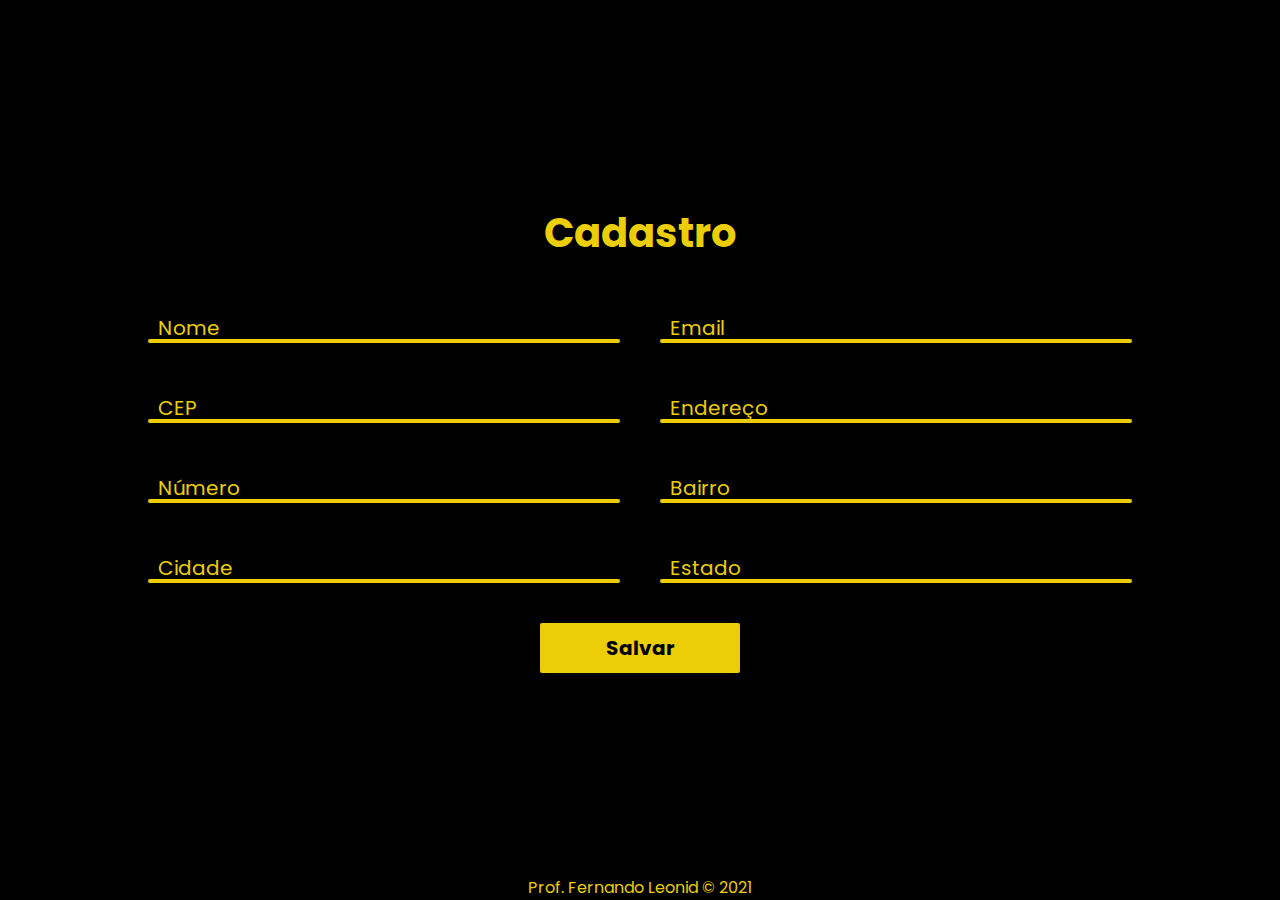
<file: CEPApi/index.html>
<!DOCTYPE html>
<html lang="pt-br">
<head>
    <meta charset="UTF-8">
    <meta name="viewport" content="width=device-width, initial-scale=1.0">
    <link rel="stylesheet" href=".\style.css">
    <script src="index.js" type="module" defer></script>
    <title>Cadastro</title>
</head>
<body>
    <main class="container">
        <h1 class="title">Cadastro</h1>
        <div class="row">
            <div class="inputbox">
                <input type="text" id="nome" required>
                <label for="nome">Nome</label>
            </div>
            <div class="inputbox">
                <input type="text" id="email"  required>
                <label for="email">Email</label>
            </div>
        </div>
        <div class="row">
            <div class="inputbox">
                <input type="text" id="cep"  required>
                <label for="cep">CEP</label>
            </div>
            <div class="inputbox">
                <input type="text" id="endereco"  required>
                <label for="endereco">Endereço</label>
            </div>
            <div class="inputbox">
                <input type="text" id="numero"  required>
                <label for="numero">Número</label>
            </div>
        <!-- </div> -->
        <!-- <div class="row"> -->
            <div class="inputbox">
                <input type="text" id="bairro"  required>
                <label for="bairro">Bairro</label>
            </div>
            <div class="inputbox">
                <input type="text" id="cidade"  required>
                <label for="cidade">Cidade</label>
            </div>
            <div class="inputbox">
                <input type="text" id="estado"  required>
                <label for="estado">Estado</label>
            </div>
        </div>
        <div class="row">
            <button id="btn">Salvar</button>
        </div>
    </main>
    <footer>
        Prof. Fernando Leonid &#169 2021
    </footer>
</body>
</html>
</file>
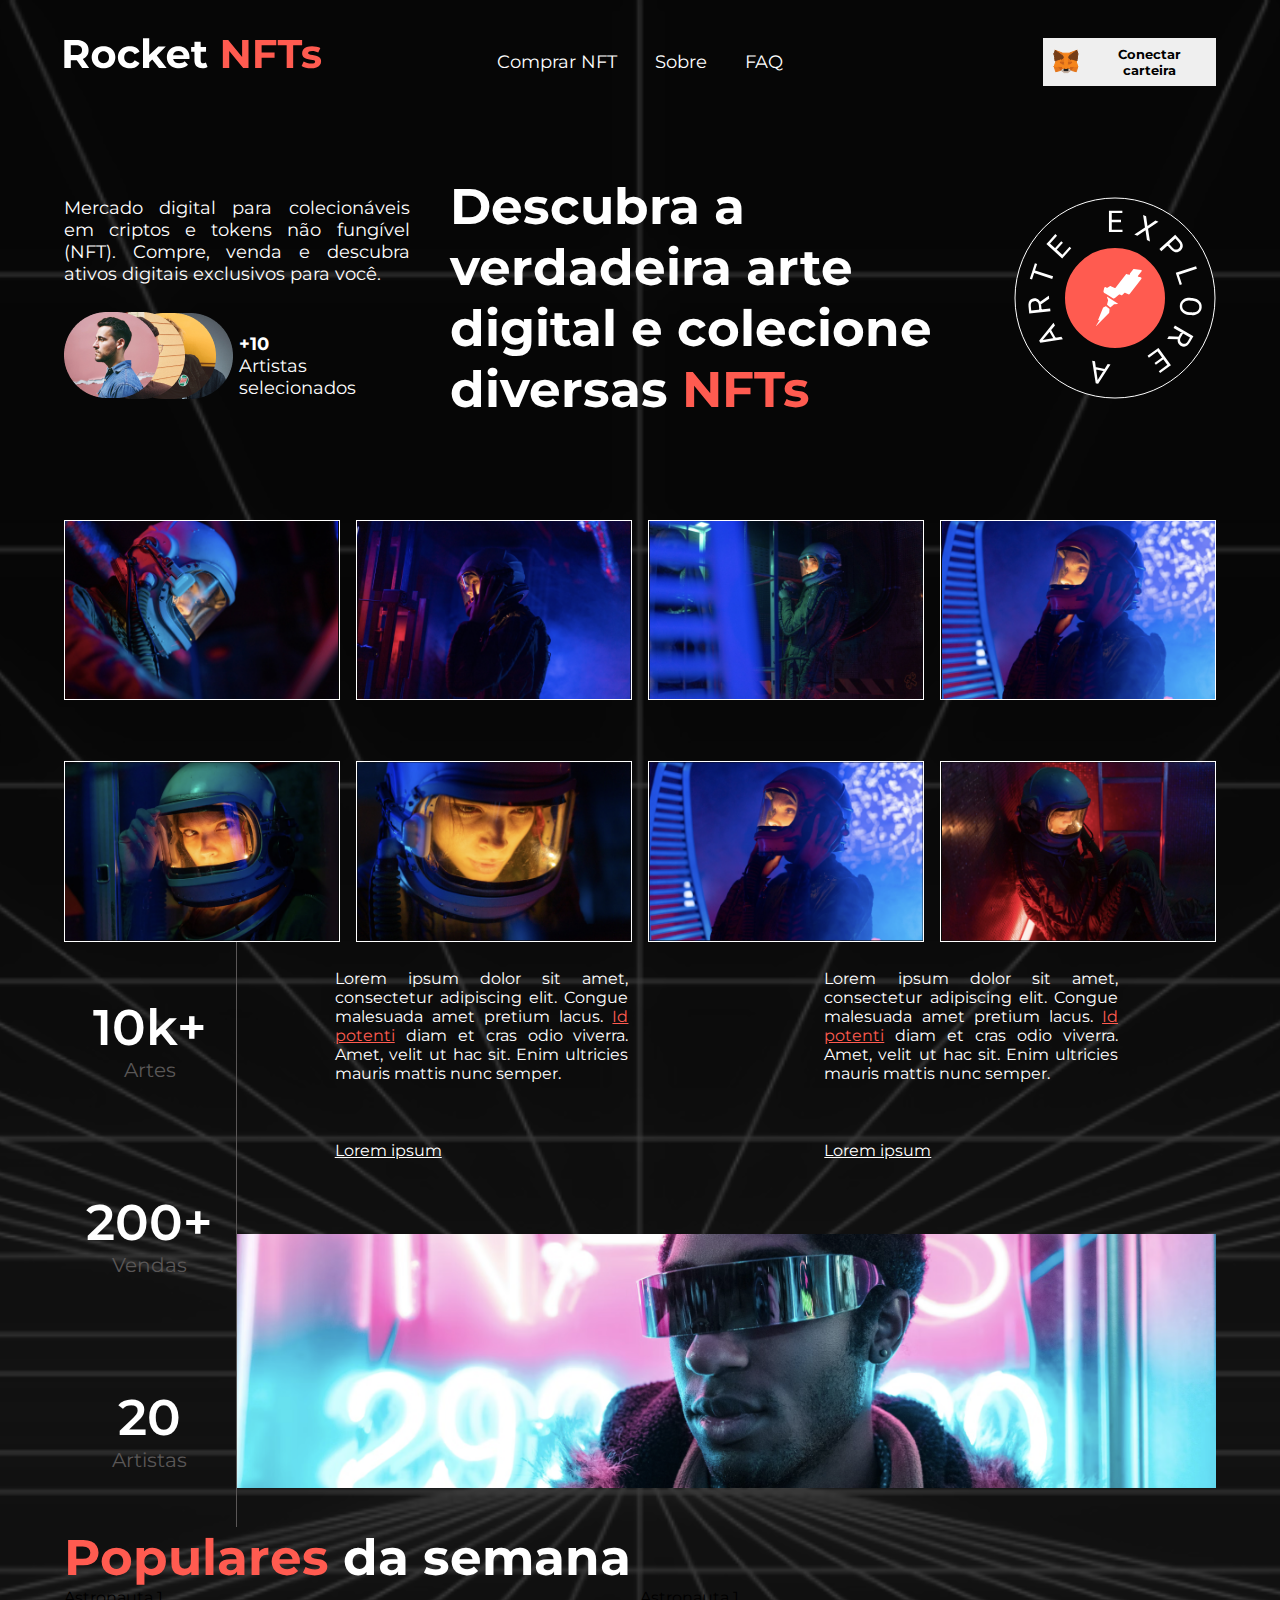
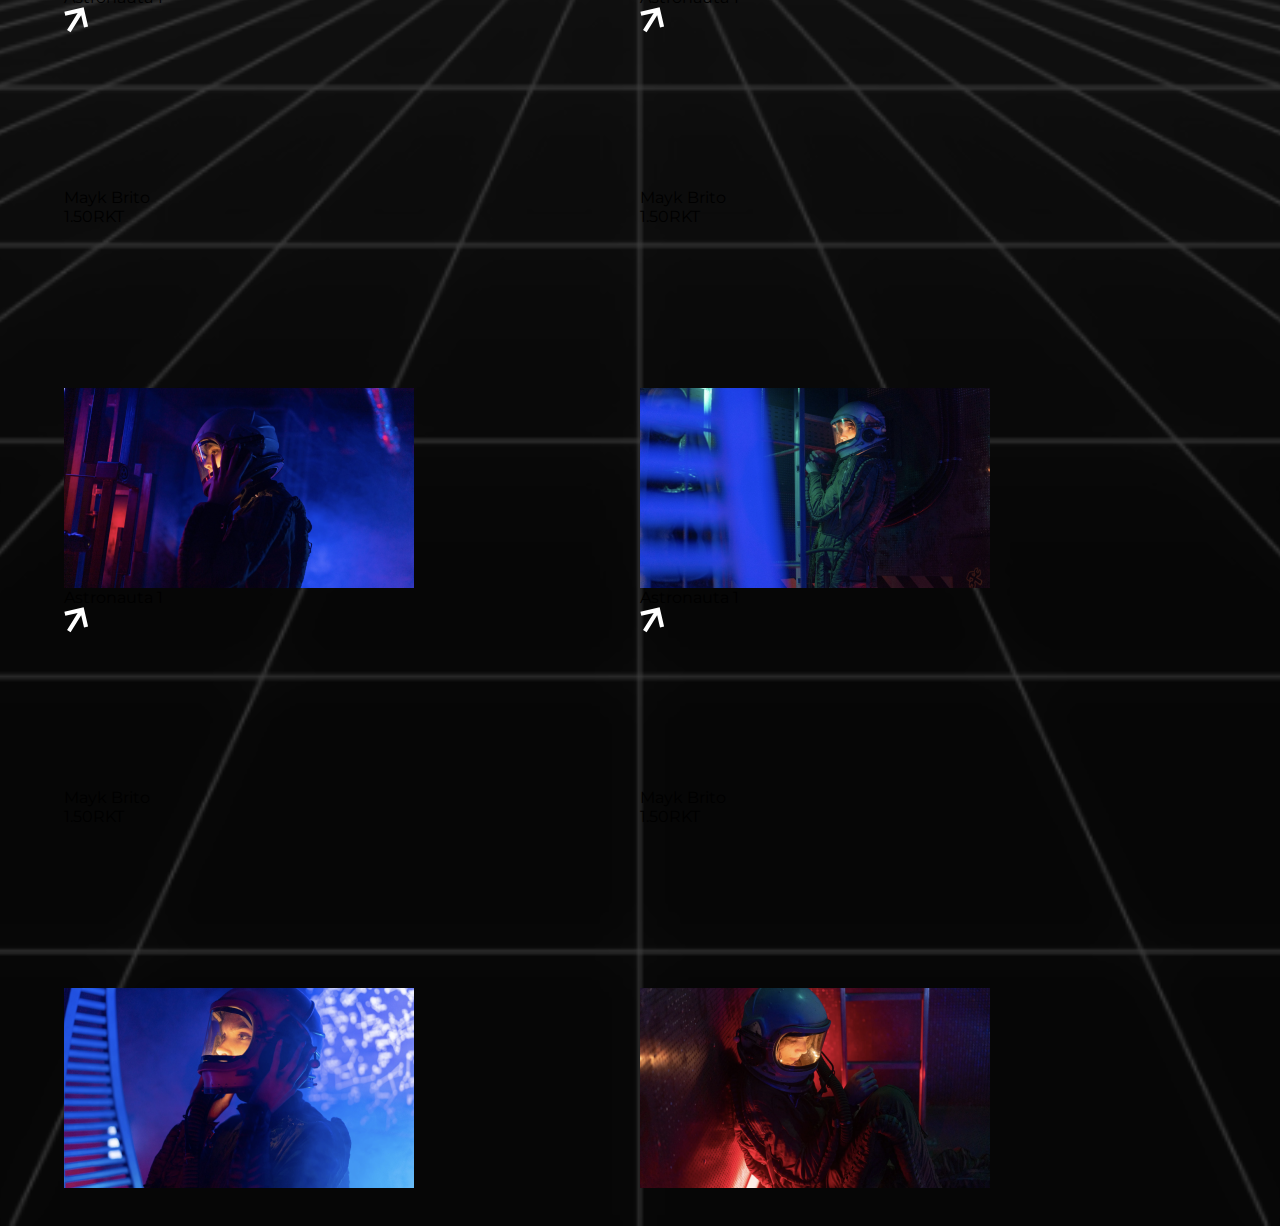
<file: RocketNFT/index.html>
<!DOCTYPE html>
<html lang="en">
<head>
    <meta charset="UTF-8">
    <meta http-equiv="X-UA-Compatible" content="IE=edge">
    <meta name="viewport" content="width=device-width, initial-scale=1.0">
    <link rel="stylesheet" href="style.css">
    <title>Rocket NFTs</title>
</head>
<body>
    <header>
        <img src="./assets/logo.svg" alt="LogoMark">
        <nav>
            <ul>
                <a href="#">
                    <li>Comprar NFT</li>
                </a>
                <a href="#">
                    <li>Sobre</li>
                </a>
                <a href="#">
                    <li>FAQ</li>
                </a>
            </ul>
        </nav>
        <button>
            <img src="./assets/logo_MetaMask.svg" alt="logoMetaMask">
            <p>Conectar carteira</p>
        </button>
    </header>
    <main>
        <section id="marketing">
            <div id="artistSection">
                <p>Mercado digital para colecionáveis em criptos e tokens não fungível (NFT). Compre, venda e descubra ativos digitais exclusivos para você.</p>
                <div id="avatars">
                    <img src="./assets/group-avarts.png" alt="Avatars">
                    <p><strong>+10</strong> </br> Artistas selecionados</p>
                </div>
            </div>
            <div id="description">
                <p>Descubra a verdadeira arte digital e colecione diversas <span>NFTs</span></p>
            </div>
            <img src="./assets/badge.svg" alt="Badge">
        </section>
        <section id="gallery">
            <div id="galleryOne">
                <img src="./assets/galeria-1.png" alt="galeria-1">
                <img src="./assets/galeria-2.png" alt="galeria-2">
                <img src="./assets/galeria-3.png" alt="galeria-3">
                <img src="./assets/galeria-4.png" alt="galeria-4">
            </div>
            <div id="galleryTwo">
                <img src="./assets/galeria-5.png" alt="galeria-5">
                <img src="./assets/galeria-6.png" alt="galeria-6">
                <img src="./assets/galeria-7.png" alt="galeria-7">
                <img src="./assets/galeria-8.png" alt="galeria-8">
            </div>
        </section>
        <section id="marketingTwo">
            <div id="numbersTwo">
                <div id="arts">
                    <p>10k+</p>
                    <p>Artes</p>
                </div>
                <div id="sells">
                    <p>200+</p>
                    <p>Vendas</p>
                </div>
                <div id="artists">
                    <p>20</p>
                    <p>Artistas</p>
                </div>
            </div>
            <div id="marketingTwoMain">
                <div id="textMain">
                    <div id="textOne">
                        <p>Lorem ipsum dolor sit amet, consectetur adipiscing elit. Congue malesuada amet pretium lacus. <span>Id potenti</span> diam et cras odio viverra. Amet, velit ut hac sit. Enim ultricies mauris mattis nunc semper.</p>
                        <p>Lorem ipsum</p>
                    </div>
                    <div id="textTwo">
                        <p>Lorem ipsum dolor sit amet, consectetur adipiscing elit. Congue malesuada amet pretium lacus. <span>Id potenti</span> diam et cras odio viverra. Amet, velit ut hac sit. Enim ultricies mauris mattis nunc semper.</p>
                        <p>Lorem ipsum</p>
                    </div>
                </div>
                <img src="./assets/banner.png" alt="banner">
            </div>
        </section>
        <section id="trendings">
            <h3><span>Populares</span> da semana</h3>
            <div id="cards">
                <div class="card">
                    <div class="topic">
                        <p>Astronauta 1</p>
                        <img src="./assets/arrow-white.svg" alt="arrowWhite">
                    </div>
                    <div class="topicTwo">
                        <p>Mayk Brito</p>
                        <p>1.50RKT</p>
                    </div>
                    <img src="./assets/astronauta 1.png" alt="Astronaulta">
                </div>
                <div class="card">
                    <div class="topic">
                        <p>Astronauta 1</p>
                        <img src="./assets/arrow-white.svg" alt="arrowWhite">
                    </div>
                    <div class="topicTwo">
                        <p>Mayk Brito</p>
                        <p>1.50RKT</p>
                    </div>
                    <img src="./assets/astronauta-2.png" alt="Astronaulta">
                </div>
                <div class="card">
                    <div class="topic">
                        <p>Astronauta 1</p>
                        <img src="./assets/arrow-white.svg" alt="arrowWhite">
                    </div>
                    <div class="topicTwo">
                        <p>Mayk Brito</p>
                        <p>1.50RKT</p>
                    </div>
                    <img src="./assets/astronauta-3.png" alt="Astronaulta">
                </div>
                <div class="card">
                    <div class="topic">
                        <p>Astronauta 1</p>
                        <img src="./assets/arrow-white.svg" alt="arrowWhite">
                    </div>
                    <div class="topicTwo">
                        <p>Mayk Brito</p>
                        <p>1.50RKT</p>
                    </div>
                    <img src="./assets/astronauta-4.png" alt="Astronaulta">
                </div>
            </div>
        </section>
    </main>
</body>
</html>
</file>
<file: RocketNFT/style.css>
@import url('https://fonts.googleapis.com/css2?family=Montserrat:wght@400;500;700&display=swap');

*{
    margin: 0;
    padding: 0;
    border: 0;
    outline: none;
    box-sizing: border-box;
    font-family: 'Montserrat', sans-serif;
}

:root {
    --body-background: #0e0e0e;
    --color-logo: #ff5b50;
    --card-color: #252525;
    --text-color: #fff;
    --subtitle-color: #5a5757;
    --black-text: #000;
    --color-input: #0D0D0D;
    background: url('./assets/background.png')  center / cover ;
}

body{
    width: 90%;
    margin: 3% auto;
}

header{
    display: grid;
    grid-template-columns: 15% 1fr 15%;
}

header nav{
    display: flex;
    align-items: center;
    justify-content: center;
    font-size: 18px;
}

header nav a{
    text-decoration: none;
    color: var(--text-color);
}

header nav ul{
    display: flex;
    gap: 3vw;
}

header nav li{
    list-style: none;
}

header button{
    display: grid;
    grid-template-columns: 25% 1fr;
    width: 100%;
    align-items: center;
    padding: 8px;
    font-weight: bold;
    cursor: pointer;
}

/* Marketing */

#marketing{
    display: grid;
    grid-template-columns: 30% 1fr 20%;
    align-items: center;
    justify-content: flex-start;
    color: var(--text-color);
    margin-top: 90px;
    text-align: justify;
    gap: 40px;
}

#artistSection{
    display: grid;
    grid-template-rows: 1fr 1fr;
    align-items: center;
    gap: 3vh;
    font-size: 18px;
}

#description p{
    font-size: 50px;
    font-weight: bold;
    text-align: left;
}

#description p span{
    color: var(--color-logo)
}

#avatars{
    display: grid;
    grid-template-columns: 1fr 1fr;
    gap: 5px;
    align-items: flex-end;
}

#marketing > img{
    justify-self: flex-end;
}

/* Gallery */

#gallery{
    display: grid;
    grid-template-rows: 1fr 1fr;
    gap: 60px;
    margin-top: 100px;
}

#galleryOne,
#galleryTwo{
    display: grid;
    grid-template-columns: repeat(4, 1fr);
    gap: 16px;
}

#gallery img{
    width: 100%;
    border: 1px solid var(--text-color)
}

/* Marketing 2 */

#marketingTwo{
    display: grid;
    grid-template-columns: 15% 1fr;
    color: var(--text-color);
    height: 65vh;
}

#numbersTwo{
    display: grid;
    grid-template-rows: 1fr 1fr 1fr;
    align-items: center;
    justify-content: center;
    text-align: center;
    border-right: 1px solid var(--subtitle-color);
}

#numbersTwo p:first-child{
    font-size: 50px;
    font-weight: 600;
}

#numbersTwo p + p{
    color: var(--subtitle-color);
    font-size: 20px;
}

#marketingTwoMain{
    display: grid;
    grid-template-rows:  1fr 1fr;
}

#textMain{
    display: grid;
    grid-template-columns: 1fr 1fr;
    justify-content: center;
    align-items: center;
}

#textOne,
#textTwo{
    justify-self: center;
    width: 60%;
    text-align: justify;
    display: grid;
    grid-template-rows: 1fr 1fr;
    gap: 10px;
}

#marketingTwoMain p+p{
    text-decoration: underline;
    align-self: center;
}

#marketingTwoMain span{
    color: var(--color-logo );
    text-decoration: underline;
}

#marketingTwoMain img{
    width: 100%;
}

/* Cards */

#trendings h3{
    color: var(--text-color);
    font-size: 50px;
}

#trendings h3 span{
    color: var(--color-logo)
}

#cards{
    display: grid;
    grid-template-rows: 1fr 1fr;
    grid-template-columns: 1fr 1fr;
}

.card{
    display: grid;
    grid-template-rows: 1fr 1fr 1fr;
}
</file>
